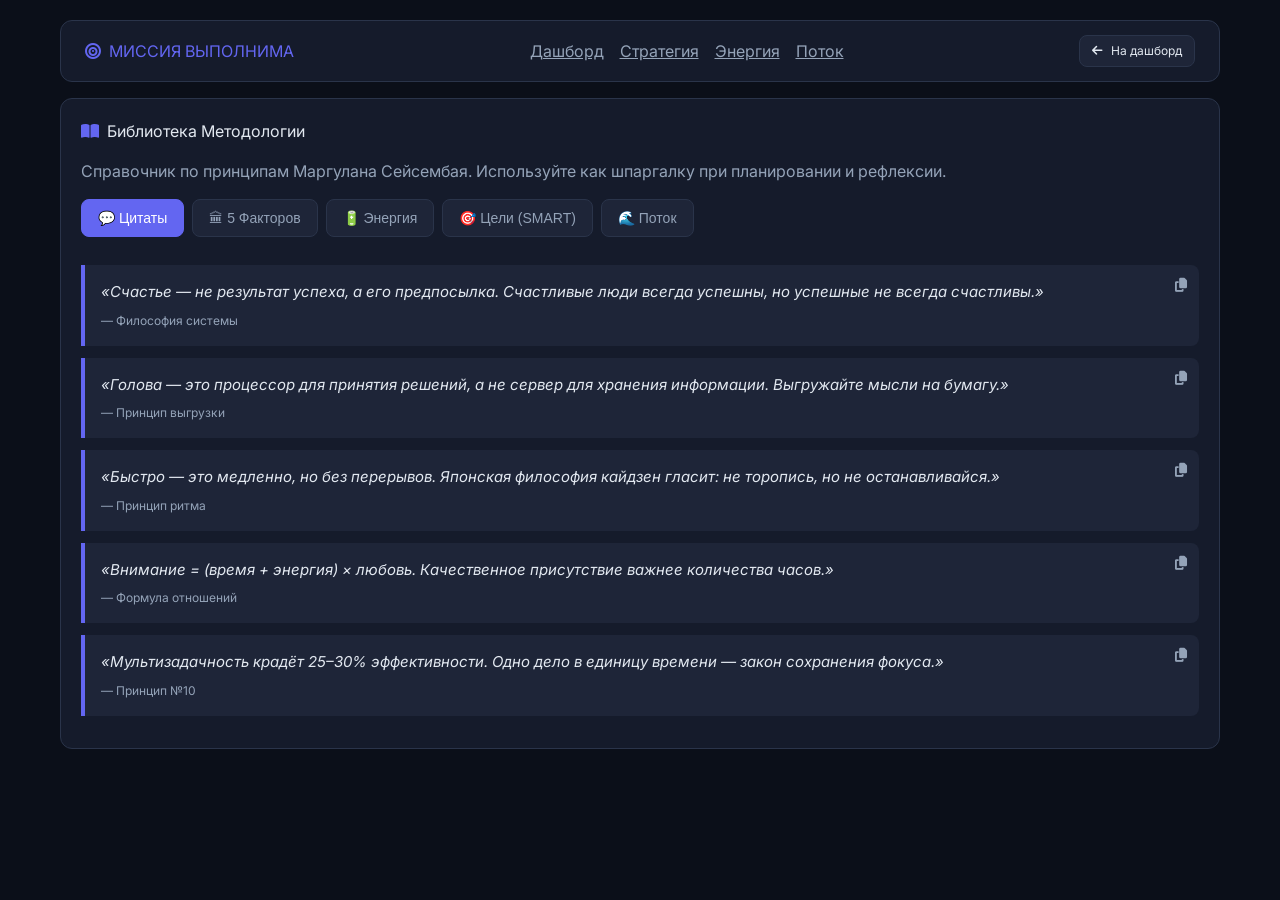
<file: library.html>
<!DOCTYPE html>
<html lang="ru">
<head>
    <meta charset="UTF-8">
    <meta name="viewport" content="width=device-width, initial-scale=1.0">
    <title>Библиотека — Миссия Выполнима</title>
    <link rel="stylesheet" href="design-system.css">
    <link rel="stylesheet" href="https://cdnjs.cloudflare.com/ajax/libs/font-awesome/6.4.0/css/all.min.css">
    <link href="https://fonts.googleapis.com/css2?family=Inter:wght@400;500;600;700;800&family=JetBrains+Mono:wght@700&display=swap" rel="stylesheet">
    <style>
        .tab-nav { display: flex; gap: 8px; margin-bottom: 20px; overflow-x: auto; padding-bottom: 8px; scrollbar-width: none; }
        .tab-nav::-webkit-scrollbar { display: none; }
        .tab-btn { padding: 10px 16px; border-radius: 8px; background: var(--bg-hover); border: 1px solid var(--border); color: var(--text-muted); cursor: pointer; white-space: nowrap; transition: 0.2s; font-size: 14px; }
        .tab-btn:hover { border-color: var(--accent); color: var(--text-main); }
        .tab-btn.active { background: var(--accent); color: white; border-color: var(--accent); }
        .tab-content { display: none; animation: fadeIn 0.3s ease; }
        .tab-content.active { display: block; }
        @keyframes fadeIn { from { opacity: 0; transform: translateY(5px); } to { opacity: 1; transform: translateY(0); } }
        
        .quote-card { background: var(--bg-hover); border-left: 4px solid var(--accent); padding: 16px; border-radius: 0 8px 8px 0; margin-bottom: 12px; position: relative; }
        .quote-text { font-size: 15px; font-style: italic; margin-bottom: 8px; line-height: 1.5; }
        .quote-author { font-size: 12px; color: var(--text-muted); }
        .copy-btn { position: absolute; top: 12px; right: 12px; background: transparent; border: none; color: var(--text-muted); cursor: pointer; font-size: 14px; }
        .copy-btn:hover { color: var(--accent); }

        .accordion { border: 1px solid var(--border); border-radius: 8px; margin-bottom: 8px; overflow: hidden; }
        .accordion-header { padding: 14px 16px; background: var(--bg-hover); cursor: pointer; display: flex; justify-content: space-between; align-items: center; font-weight: 600; font-size: 14px; }
        .accordion-header:hover { background: #252f42; }
        .accordion-body { padding: 16px; display: none; background: var(--bg-card); }
        .accordion.open .accordion-body { display: block; }
        .accordion-icon { transition: 0.2s; }
        .accordion.open .accordion-icon { transform: rotate(180deg); }
        
        .tag { display: inline-block; padding: 4px 8px; background: rgba(99,102,241,0.15); color: var(--accent); border-radius: 4px; font-size: 11px; margin-right: 6px; margin-bottom: 6px; }
        .check-item { display: flex; align-items: center; gap: 10px; padding: 8px 0; border-bottom: 1px solid var(--border); }
        .check-item:last-child { border-bottom: none; }
        .check-box { width: 18px; height: 18px; accent-color: var(--accent); cursor: pointer; }
    </style>
	    <!-- МОБИЛЬНАЯ НАВИГАЦИЯ (Стили) -->
    <style>
        .mobile-nav {
            position: fixed; bottom: 0; left: 0; right: 0;
            background: var(--bg-card); border-top: 1px solid var(--border);
            display: none; justify-content: space-around; padding: 8px 0;
            padding-bottom: max(8px, env(safe-area-inset-bottom));
            z-index: 1000; box-shadow: 0 -4px 12px rgba(0,0,0,0.3);
        }
        @media (max-width: 900px) {
            .mobile-nav { display: flex; }
            .nav-links { display: none; }
            body { padding-bottom: 70px; }
        }
        .mobile-nav a {
            display: flex; flex-direction: column; align-items: center; justify-content: center;
            color: var(--text-muted); text-decoration: none; font-size: 10px;
            padding: 6px; border-radius: 8px; transition: 0.2s; flex: 1; gap: 4px;
        }
        .mobile-nav a i { font-size: 20px; }
        .mobile-nav a.active { color: var(--accent); }
        .mobile-nav a:active { transform: scale(0.95); }
    </style>
</head>
</head>
<body>
    <div class="container">
        <!-- Навигация -->
        <nav class="card flex justify-between items-center mb-4" style="padding: 14px 24px;">
            <div class="logo flex items-center gap-2 text-accent font-bold text-xl">
                <i class="fas fa-bullseye"></i> МИССИЯ ВЫПОЛНИМА
            </div>
            <div class="nav-links flex gap-4">
                <a href="index.html" class="nav-link text-muted hover:text-main">Дашборд</a>
                <a href="strategy.html" class="nav-link text-muted hover:text-main">Стратегия</a>
                <a href="energy.html" class="nav-link text-muted hover:text-main">Энергия</a>
                <a href="flow.html" class="nav-link text-muted hover:text-main">Поток</a>
            </div>
            <a href="index.html" class="btn btn-secondary btn-sm"><i class="fas fa-arrow-left"></i> На дашборд</a>
        </nav>

        <div class="card">
            <div class="card-title mb-2"><i class="fas fa-book-open"></i> Библиотека Методологии</div>
            <p class="text-muted text-sm mb-4">Справочник по принципам Маргулана Сейсембая. Используйте как шпаргалку при планировании и рефлексии.</p>

            <!-- Табы -->
            <div class="tab-nav">
                <button class="tab-btn active" onclick="switchTab('quotes')">💬 Цитаты</button>
                <button class="tab-btn" onclick="switchTab('factors')">🏛 5 Факторов</button>
                <button class="tab-btn" onclick="switchTab('energy')">🔋 Энергия</button>
                <button class="tab-btn" onclick="switchTab('goals')">🎯 Цели (SMART)</button>
                <button class="tab-btn" onclick="switchTab('flow')">🌊 Поток</button>
            </div>

            <!-- Контент табов -->
            <div id="quotes" class="tab-content active">
                <div class="quote-card">
                    <div class="quote-text">«Счастье — не результат успеха, а его предпосылка. Счастливые люди всегда успешны, но успешные не всегда счастливы.»</div>
                    <div class="quote-author">— Философия системы</div>
                    <button class="copy-btn" onclick="copyQuote(this)"><i class="fas fa-copy"></i></button>
                </div>
                <div class="quote-card">
                    <div class="quote-text">«Голова — это процессор для принятия решений, а не сервер для хранения информации. Выгружайте мысли на бумагу.»</div>
                    <div class="quote-author">— Принцип выгрузки</div>
                    <button class="copy-btn" onclick="copyQuote(this)"><i class="fas fa-copy"></i></button>
                </div>
                <div class="quote-card">
                    <div class="quote-text">«Быстро — это медленно, но без перерывов. Японская философия кайдзен гласит: не торопись, но не останавливайся.»</div>
                    <div class="quote-author">— Принцип ритма</div>
                    <button class="copy-btn" onclick="copyQuote(this)"><i class="fas fa-copy"></i></button>
                </div>
                <div class="quote-card">
                    <div class="quote-text">«Внимание = (время + энергия) × любовь. Качественное присутствие важнее количества часов.»</div>
                    <div class="quote-author">— Формула отношений</div>
                    <button class="copy-btn" onclick="copyQuote(this)"><i class="fas fa-copy"></i></button>
                </div>
                <div class="quote-card">
                    <div class="quote-text">«Мультизадачность крадёт 25–30% эффективности. Одно дело в единицу времени — закон сохранения фокуса.»</div>
                    <div class="quote-author">— Принцип №10</div>
                    <button class="copy-btn" onclick="copyQuote(this)"><i class="fas fa-copy"></i></button>
                </div>
            </div>

            <div id="factors" class="tab-content">
                <div class="accordion">
                    <div class="accordion-header" onclick="toggleAccordion(this)">🏥 Здоровье <i class="fas fa-chevron-down accordion-icon"></i></div>
                    <div class="accordion-body">
                        <p class="text-sm text-muted mb-2">Фундамент. Без него остальные факторы теряют значимость.</p>
                        <div class="tag">Физическое</div><div class="tag">Эмоциональное</div><div class="tag">Ментальное</div>
                        <div class="check-item"><input type="checkbox" class="check-box"><span>Сон 7–8 часов, регулярные медосмотры</span></div>
                        <div class="check-item"><input type="checkbox" class="check-box"><span>Питание: чистая вода, минимум переработки</span></div>
                        <div class="check-item"><input type="checkbox" class="check-box"><span>Движение: 45 мин активности ежедневно</span></div>
                    </div>
                </div>
                <div class="accordion">
                    <div class="accordion-header" onclick="toggleAccordion(this)">🛡 Безопасность <i class="fas fa-chevron-down accordion-icon"></i></div>
                    <div class="accordion-body">
                        <p class="text-sm text-muted mb-2">Ощущение защищённости. Замечаешь только когда пропадает.</p>
                        <div class="tag">Личная</div><div class="tag">Экономическая</div><div class="tag">Юридическая</div>
                        <div class="check-item"><input type="checkbox" class="check-box"><span>Финансовая подушка (3–6 месяцев расходов)</span></div>
                        <div class="check-item"><input type="checkbox" class="check-box"><span>2–3 источника дохода, диверсификация</span></div>
                        <div class="check-item"><input type="checkbox" class="check-box"><span>Знание прав, безопасное окружение</span></div>
                    </div>
                </div>
                <div class="accordion">
                    <div class="accordion-header" onclick="toggleAccordion(this)">🕊 Свобода <i class="fas fa-chevron-down accordion-icon"></i></div>
                    <div class="accordion-body">
                        <p class="text-sm text-muted mb-2">Возможность выбора в рамках ответственности, а не вседозволенность.</p>
                        <div class="tag">Физическая</div><div class="tag">Ментальная</div><div class="tag">Независимость</div>
                        <div class="check-item"><input type="checkbox" class="check-box"><span>Замена «Мне нельзя» → «Я хочу, но не знаю как»</span></div>
                        <div class="check-item"><input type="checkbox" class="check-box"><span>Отказ от сравнения с другими</span></div>
                        <div class="check-item"><input type="checkbox" class="check-box"><span>Самодостаточность и внутренние опоры</span></div>
                    </div>
                </div>
                <div class="accordion">
                    <div class="accordion-header" onclick="toggleAccordion(this)">❤️ Близкие люди <i class="fas fa-chevron-down accordion-icon"></i></div>
                    <div class="accordion-body">
                        <p class="text-sm text-muted mb-2">Качественные связи продлевают жизнь и дают опору.</p>
                        <div class="tag">Семья</div><div class="tag">Друзья</div><div class="tag">Сообщество</div>
                        <div class="check-item"><input type="checkbox" class="check-box"><span>Время без телефонов, присутствие «здесь и сейчас»</span></div>
                        <div class="check-item"><input type="checkbox" class="check-box"><span>Семейные ритуалы и традиции</span></div>
                        <div class="check-item"><input type="checkbox" class="check-box"><span>Уважение границ, умение прощать</span></div>
                    </div>
                </div>
                <div class="accordion">
                    <div class="accordion-header" onclick="toggleAccordion(this)">💼 Любимое дело (Миссия) <i class="fas fa-chevron-down accordion-icon"></i></div>
                    <div class="accordion-body">
                        <p class="text-sm text-muted mb-2">Реализация + Творчество + Вклад в мир.</p>
                        <div class="tag">Приоритет</div><div class="tag">Поток</div><div class="tag">Наследие</div>
                        <div class="check-item"><input type="checkbox" class="check-box"><span>10 признаков: мотивация, концентрация, рост, преодоление</span></div>
                        <div class="check-item"><input type="checkbox" class="check-box"><span>4 критерия: польза людям, деньги, удовольствие процессу, готовность посвятить жизнь</span></div>
                    </div>
                </div>
            </div>

            <div id="energy" class="tab-content">
                <div class="accordion">
                    <div class="accordion-header" onclick="toggleAccordion(this)">📉 23 Утечки Энергии (Чек-лист) <i class="fas fa-chevron-down accordion-icon"></i></div>
                    <div class="accordion-body">
                        <div class="grid grid-2 gap-2 text-sm">
                            <div class="check-item"><input type="checkbox" class="check-box"><span>Споры и конфликты</span></div>
                            <div class="check-item"><input type="checkbox" class="check-box"><span>Осуждение и сплетни</span></div>
                            <div class="check-item"><input type="checkbox" class="check-box"><span>Токсичное окружение</span></div>
                            <div class="check-item"><input type="checkbox" class="check-box"><span>Попытки переделать других</span></div>
                            <div class="check-item"><input type="checkbox" class="check-box"><span>Многозадачность</span></div>
                            <div class="check-item"><input type="checkbox" class="check-box"><span>Незавершённые дела</span></div>
                            <div class="check-item"><input type="checkbox" class="check-box"><span>Самокопание и вина</span></div>
                            <div class="check-item"><input type="checkbox" class="check-box"><span>Сравнение себя с другими</span></div>
                            <div class="check-item"><input type="checkbox" class="check-box"><span>Прокрастинация</span></div>
                            <div class="check-item"><input type="checkbox" class="check-box"><span>Отсутствие границ</span></div>
                            <div class="check-item"><input type="checkbox" class="check-box"><span>Некачественный сон/питание</span></div>
                            <div class="check-item"><input type="checkbox" class="check-box"><span>Жизнь не в своём ритме</span></div>
                        </div>
                    </div>
                </div>
                <div class="accordion">
                    <div class="accordion-header" onclick="toggleAccordion(this)">⚙️ 24 Принципа Эффективности <i class="fas fa-chevron-down accordion-icon"></i></div>
                    <div class="accordion-body">
                        <div class="grid grid-2 gap-2 text-sm">
                            <div class="check-item"><input type="checkbox" class="check-box"><span>1. Всегда ставьте цель</span></div>
                            <div class="check-item"><input type="checkbox" class="check-box"><span>2. Имейте ответ на «Зачем?»</span></div>
                            <div class="check-item"><input type="checkbox" class="check-box"><span>3. Не делайте лишнего</span></div>
                            <div class="check-item"><input type="checkbox" class="check-box"><span>4. Держите фокус</span></div>
                            <div class="check-item"><input type="checkbox" class="check-box"><span>5. Не спешите</span></div>
                            <div class="check-item"><input type="checkbox" class="check-box"><span>6. Действуйте или ждите</span></div>
                            <div class="check-item"><input type="checkbox" class="check-box"><span>7. Думайте прежде чем делать</span></div>
                            <div class="check-item"><input type="checkbox" class="check-box"><span>8. Планируйте</span></div>
                            <div class="check-item"><input type="checkbox" class="check-box"><span>9. Выходите за рамки</span></div>
                            <div class="check-item"><input type="checkbox" class="check-box"><span>10. Рискуйте разумно</span></div>
                            <div class="check-item"><input type="checkbox" class="check-box"><span>11. Учитывайте затраты</span></div>
                            <div class="check-item"><input type="checkbox" class="check-box"><span>12. Делегируйте</span></div>
                            <div class="check-item"><input type="checkbox" class="check-box"><span>13. Не осуждайте</span></div>
                            <div class="check-item"><input type="checkbox" class="check-box"><span>14. Не обвиняйте себя</span></div>
                            <div class="check-item"><input type="checkbox" class="check-box"><span>15. Не ищите виноватых</span></div>
                            <div class="check-item"><input type="checkbox" class="check-box"><span>16. Игнорируйте негатив</span></div>
                            <div class="check-item"><input type="checkbox" class="check-box"><span>17. Не пытайтесь понравиться всем</span></div>
                            <div class="check-item"><input type="checkbox" class="check-box"><span>18. Не принимайте близко к сердцу</span></div>
                            <div class="check-item"><input type="checkbox" class="check-box"><span>19. Избегайте сомнительного</span></div>
                            <div class="check-item"><input type="checkbox" class="check-box"><span>20. Не бойтесь ошибок</span></div>
                            <div class="check-item"><input type="checkbox" class="check-box"><span>21. Делайте пилоты</span></div>
                            <div class="check-item"><input type="checkbox" class="check-box"><span>22. Решайте на основе данных</span></div>
                            <div class="check-item"><input type="checkbox" class="check-box"><span>23. Будьте последовательны</span></div>
                            <div class="check-item"><input type="checkbox" class="check-box"><span>24. Используйте инструменты</span></div>
                        </div>
                    </div>
                </div>
                <div class="accordion">
                    <div class="accordion-header" onclick="toggleAccordion(this)">🛡 12 Правил Сохранения Энергии <i class="fas fa-chevron-down accordion-icon"></i></div>
                    <div class="accordion-body">
                        <div class="check-item"><input type="checkbox" class="check-box"><span>Занимайся только тем, что даёт энергию</span></div>
                        <div class="check-item"><input type="checkbox" class="check-box"><span>Игнорируй негатив и «вампиров»</span></div>
                        <div class="check-item"><input type="checkbox" class="check-box"><span>Минимизируй токсичные контакты</span></div>
                        <div class="check-item"><input type="checkbox" class="check-box"><span>Фокусируйся на позитиве и благодарности</span></div>
                        <div class="check-item"><input type="checkbox" class="check-box"><span>Будь экономным в расходах энергии</span></div>
                        <div class="check-item"><input type="checkbox" class="check-box"><span>Говори «нет» лишнему</span></div>
                        <div class="check-item"><input type="checkbox" class="check-box"><span>Делегируй и сравнивай задачи</span></div>
                        <div class="check-item"><input type="checkbox" class="check-box"><span>Одно дело за раз (монозадачность)</span></div>
                        <div class="check-item"><input type="checkbox" class="check-box"><span>Завершай начатое</span></div>
                        <div class="check-item"><input type="checkbox" class="check-box"><span>Избегай ненужных обязательств</span></div>
                        <div class="check-item"><input type="checkbox" class="check-box"><span>Говори «нет» быстро и вежливо</span></div>
                        <div class="check-item"><input type="checkbox" class="check-box"><span>Не объясняй отказ излишне</span></div>
                    </div>
                </div>
            </div>

            <div id="goals" class="tab-content">
                <div class="quote-card" style="border-left-color: var(--warning);">
                    <div class="quote-text">«"Я хочу" — это желание. Цель — это приказ к результату, сформулированный от первого лица.»</div>
                    <button class="copy-btn" onclick="copyQuote(this)"><i class="fas fa-copy"></i></button>
                </div>
                <div class="accordion">
                    <div class="accordion-header" onclick="toggleAccordion(this)">📜 5 Законов Формулировки Цели <i class="fas fa-chevron-down accordion-icon"></i></div>
                    <div class="accordion-body">
                        <div class="check-item"><input type="checkbox" class="check-box"><span><strong>1. Письменная фиксация:</strong> Цель в голове искажается, на бумаге концентрирует.</span></div>
                        <div class="check-item"><input type="checkbox" class="check-box"><span><strong>2. От первого лица ("Я"):</strong> Только личная ответственность. Без "мы", "надо", "стоит".</span></div>
                        <div class="check-item"><input type="checkbox" class="check-box"><span><strong>3. Цель как ПРИКАЗ:</strong> Глагол действия. "Я покупаю…", "Я создаю…", а не пожелание.</span></div>
                        <div class="check-item"><input type="checkbox" class="check-box"><span><strong>4. Проверка "ЗАЧЕМ?":</strong> За целью должен стоять принцип/смысл, а не следствие.</span></div>
                        <div class="check-item"><input type="checkbox" class="check-box"><span><strong>5. SMART-параметры:</strong> Конкретная, Измеримая, Достижимая, Значимая, Ограничена по времени.</span></div>
                    </div>
                </div>
                <div class="quote-card" style="border-left-color: var(--success);">
                    <div class="quote-text">✅ Пример: «Я снижаю вес до 75 кг к 1 декабря, чтобы быть здоровым и энергичным для семьи»</div>
                    <button class="copy-btn" onclick="copyQuote(this)"><i class="fas fa-copy"></i></button>
                </div>
            </div>

            <div id="flow" class="tab-content">
                <div class="accordion">
                    <div class="accordion-header" onclick="toggleAccordion(this)">🌊 Принципы Потокового Планирования <i class="fas fa-chevron-down accordion-icon"></i></div>
                    <div class="accordion-body">
                        <div class="check-item"><input type="checkbox" class="check-box"><span><strong>Выгрузка:</strong> Голова — процессор, не сервер. Переноси мысли на бумагу.</span></div>
                        <div class="check-item"><input type="checkbox" class="check-box"><span><strong>Pull-система:</strong> Вытягивай задачи по энергии, не запихивай по расписанию.</span></div>
                        <div class="check-item"><input type="checkbox" class="check-box"><span><strong>Атомарность:</strong> 1 дело = 1 карточка. Не смешивай разнородное.</span></div>
                        <div class="check-item"><input type="checkbox" class="check-box"><span><strong>Контейнер 45/15:</strong> 45 мин фокуса + 15 мин отдыха = цикл. Отдых планируется!</span></div>
                        <div class="check-item"><input type="checkbox" class="check-box"><span><strong>Одно дело в единицу времени:</strong> Мультизадачность = потеря 30% КПД.</span></div>
                        <div class="check-item"><input type="checkbox" class="check-box"><span><strong>Гибкость:</strong> Система подстраивается под изменения, а не ломается.</span></div>
                    </div>
                </div>
                <div class="quote-card" style="border-left-color: var(--danger);">
                    <div class="quote-text">«Не планируйте всё до минуты. Один-два сбоя — и план летит к чертям. Динамический подход важнее жёсткого расписания.»</div>
                    <button class="copy-btn" onclick="copyQuote(this)"><i class="fas fa-copy"></i></button>
                </div>
            </div>
        </div>
    </div>

    <script>
        function switchTab(tabId) {
            document.querySelectorAll('.tab-content').forEach(el => el.classList.remove('active'));
            document.querySelectorAll('.tab-btn').forEach(el => el.classList.remove('active'));
            document.getElementById(tabId).classList.add('active');
            event.target.classList.add('active');
        }

        function toggleAccordion(header) {
            const item = header.parentElement;
            item.classList.toggle('open');
        }

        function copyQuote(btn) {
            const text = btn.parentElement.querySelector('.quote-text').textContent;
            navigator.clipboard.writeText(text.replace('«', '').replace('»', '').trim()).then(() => {
                const icon = btn.querySelector('i');
                icon.className = 'fas fa-check';
                setTimeout(() => icon.className = 'fas fa-copy', 1500);
            });
        }
    </script>
	<!-- НИЖНЯЯ НАВИГАЦИЯ (Mobile) -->
    <nav class="mobile-nav">
     <a href="index.html"><i class="fas fa-home"></i><span>Дашборд</span></a>
     <a href="strategy.html"><i class="fas fa-mountain"></i><span>Стандарт</span></a>
     <a href="energy.html"><i class="fas fa-battery-half"></i><span>Энергия</span></a>
     <a href="flow.html"><i class="fas fa-water"></i><span>Поток</span></a>
     <a href="library.html"><i class="fas fa-book"></i><span>База</span></a>
    </nav>
</body>
</html>
</file>
<file: design-system.css>
/* ===== design-system.css ===== */

/* === БАЗОВЫЕ ПЕРЕМЕННЫЕ === */
:root {
  --bg-main: #0b0f19;
  --bg-card: #151b2b;
  --bg-hover: #1e2538;
  --border: #2a344a;
  --text-main: #e2e8f0;
  --text-muted: #94a3b8;
  --accent: #6366f1;
  --accent-hover: #4f46e5;
  --success: #10b981;
  --warning: #f59e0b;
  --danger: #ef4444;
  --radius: 12px;
  --shadow-sm: 0 1px 2px rgba(0,0,0,0.2);
  --shadow-md: 0 4px 12px rgba(0,0,0,0.3);
  --transition: all 0.2s ease;
}

/* === БАЗОВЫЕ СТИЛИ === */
* { margin: 0; padding: 0; box-sizing: border-box; }
body {
  font-family: 'Inter', -apple-system, sans-serif;
  background: var(--bg-main);
  color: var(--text-main);
  line-height: 1.5;
  -webkit-font-smoothing: antialiased;
}

/* === КОНТЕЙНЕРЫ === */
.container { max-width: 1200px; margin: 0 auto; padding: 20px; }
.card {
  background: var(--bg-card);
  border: 1px solid var(--border);
  border-radius: var(--radius);
  padding: 20px;
  transition: var(--transition);
}
.card:hover { border-color: var(--accent); }

/* === ЗАГОЛОВКИ === */
.card-title {
  font-size: var(--text-lg);
  font-weight: var(--font-semibold);
  margin-bottom: 16px;
  display: flex;
  align-items: center;
  gap: 8px;
  color: var(--text-main);
}
.card-title i { color: var(--accent); }

/* === КНОПКИ === */
.btn {
  display: inline-flex;
  align-items: center;
  justify-content: center;
  gap: 8px;
  padding: 10px 20px;
  border-radius: 8px;
  font-size: var(--text-sm);
  font-weight: var(--font-medium);
  cursor: pointer;
  transition: var(--transition);
  border: none;
  text-decoration: none;
}
.btn-primary { background: var(--accent); color: white; }
.btn-primary:hover { background: var(--accent-hover); }
.btn-secondary { background: var(--bg-hover); color: var(--text-main); border: 1px solid var(--border); }
.btn-secondary:hover { border-color: var(--accent); }
.btn-danger { background: rgba(239,68,68,0.15); color: var(--danger); border: 1px solid var(--danger); }
.btn-danger:hover { background: var(--danger); color: white; }
.btn-sm { padding: 6px 12px; font-size: 12px; }
.btn-block { width: 100%; }

/* === ФОРМЫ === */
.input, .textarea, .select {
  width: 100%;
  background: var(--bg-hover);
  border: 1px solid var(--border);
  color: var(--text-main);
  padding: 10px 12px;
  border-radius: 8px;
  font-size: var(--text-base);
  font-family: inherit;
  transition: var(--transition);
}
.input:focus, .textarea:focus, .select:focus {
  outline: none;
  border-color: var(--accent);
  box-shadow: 0 0 0 3px rgba(99,102,241,0.2);
}
.textarea { min-height: 100px; resize: vertical; }

/* === ПРОГРЕСС-БАРЫ === */
.progress {
  height: 8px;
  background: var(--bg-hover);
  border-radius: 4px;
  overflow: hidden;
}
.progress-fill {
  height: 100%;
  background: linear-gradient(90deg, var(--accent), #8b5cf6);
  border-radius: 4px;
  transition: width 1s ease;
}
.progress-fill.success { background: var(--success); }
.progress-fill.warning { background: var(--warning); }
.progress-fill.danger { background: var(--danger); }

/* === ЭНЕРГЕТИЧЕСКИЕ ИНДИКАТОРЫ === */
.energy-indicator {
  display: flex;
  align-items: center;
  gap: 8px;
  padding: 12px;
  background: var(--bg-hover);
  border-radius: 8px;
  border-left: 3px solid var(--accent);
}
.energy-indicator.high { border-left-color: var(--success); }
.energy-indicator.medium { border-left-color: var(--warning); }
.energy-indicator.low { border-left-color: var(--danger); }
.energy-dot {
  width: 8px; height: 8px; border-radius: 50%;
  background: var(--accent);
}
.energy-indicator.high .energy-dot { background: var(--success); }
.energy-indicator.medium .energy-dot { background: var(--warning); }
.energy-indicator.low .energy-dot { background: var(--danger); }

/* === ТАЙМЕР === */
.timer {
  font-family: var(--font-mono);
  font-size: var(--text-3xl);
  font-weight: var(--font-extrabold);
  text-align: center;
  letter-spacing: 2px;
  margin: 16px 0;
}

/* === BADGES / СТАТУСЫ === */
.badge {
  display: inline-flex;
  align-items: center;
  padding: 4px 10px;
  border-radius: 20px;
  font-size: 11px;
  font-weight: var(--font-semibold);
  text-transform: uppercase;
  letter-spacing: 0.5px;
}
.badge-success { background: rgba(16,185,129,0.15); color: var(--success); }
.badge-warning { background: rgba(245,158,11,0.15); color: var(--warning); }
.badge-danger { background: rgba(239,68,68,0.15); color: var(--danger); }
.badge-info { background: rgba(99,102,241,0.15); color: var(--accent); }

/* === СЕТКА === */
.grid { display: grid; gap: 20px; }
.grid-2 { grid-template-columns: repeat(2, 1fr); }
.grid-3 { grid-template-columns: repeat(3, 1fr); }
@media (max-width: 900px) {
  .grid-2, .grid-3 { grid-template-columns: 1fr; }
}

/* === УТИЛИТЫ === */
.flex { display: flex; }
.flex-col { flex-direction: column; }
.items-center { align-items: center; }
.justify-between { justify-content: space-between; }
.gap-2 { gap: 8px; }
.gap-4 { gap: 16px; }
.text-center { text-align: center; }
.text-muted { color: var(--text-muted); }
.text-accent { color: var(--accent); }
.font-semibold { font-weight: var(--font-semibold); }
.mt-4 { margin-top: 16px; }
.mb-4 { margin-bottom: 16px; }
.hidden { display: none; }

/* === АНИМАЦИИ === */
@keyframes fadeIn { from { opacity: 0; transform: translateY(10px); } to { opacity: 1; transform: translateY(0); } }
.animate-fade { animation: fadeIn 0.3s ease forwards; }
@keyframes pulse { 0%, 100% { opacity: 1; } 50% { opacity: 0.6; } }
.animate-pulse { animation: pulse 2s infinite; }

/* === ТОСТ-УВЕДОМЛЕНИЯ === */
.toast {
  position: fixed;
  bottom: 20px;
  right: 20px;
  background: var(--success);
  color: white;
  padding: 12px 20px;
  border-radius: 8px;
  font-size: var(--text-sm);
  font-weight: var(--font-medium);
  box-shadow: var(--shadow-md);
  opacity: 0;
  transform: translateY(20px);
  transition: var(--transition);
  pointer-events: none;
  z-index: 1000;
}
.toast.show { opacity: 1; transform: translateY(0); }
</file>
